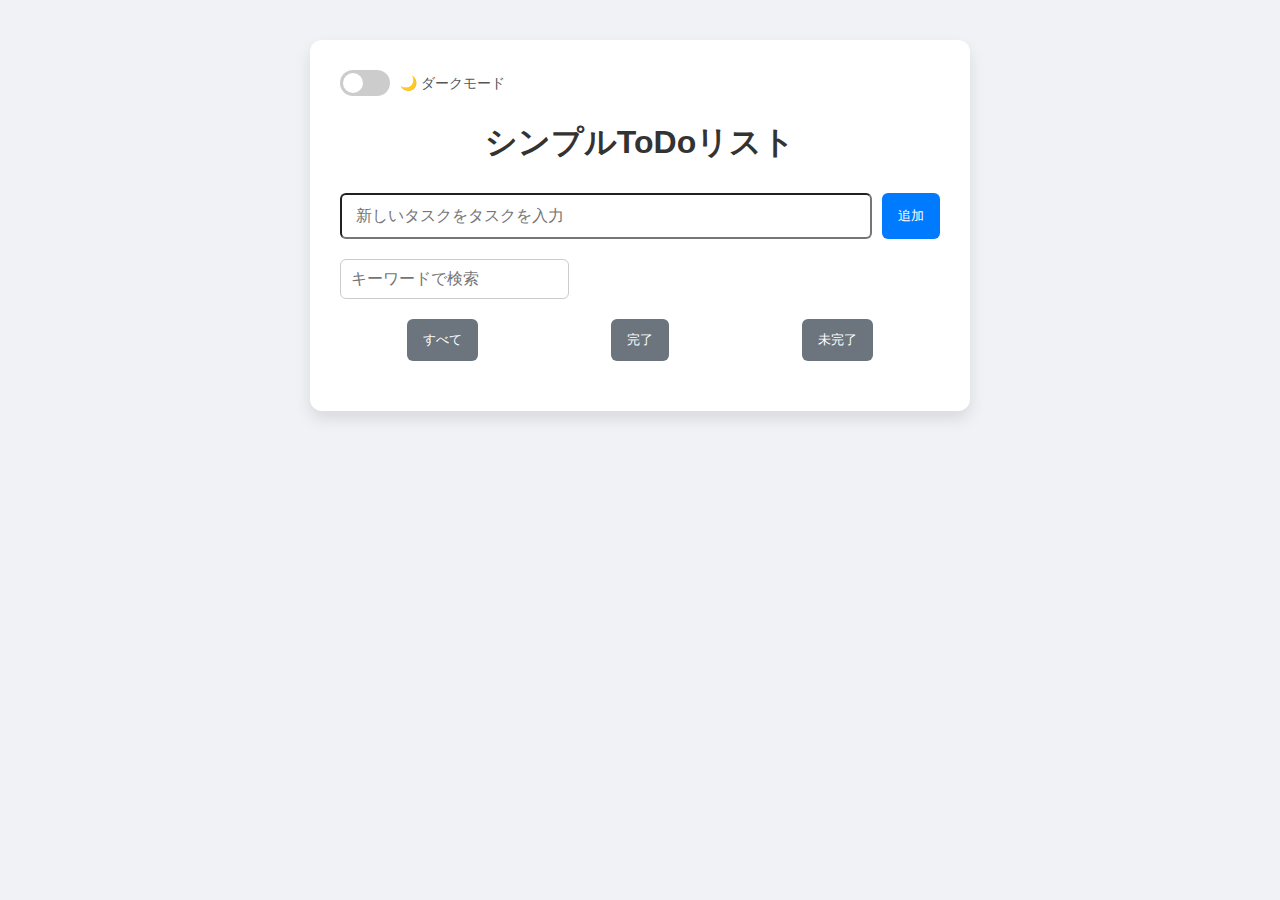
<file: index.html>
<!DOCTYPE html>
<html lang="ja">
<head>
    <meta charset="UTF-8">
    <meta name="viewport" content="width=device-width, initial-scale=1.0">
    <title>todoリスト</title>
    <link rel="stylesheet" href="./style.css">
</head>
<body>
<div class="container">
    <div class="dark-mode-toggle">
        <label class = "switch">
            <input type="checkbox" id="toggle-dark">
            <span class="slider"></span>
        </label>
        <span class="toggle-label">🌙 ダークモード</span>
    </div>
    <h1>シンプルToDoリスト</h1>
    <form id="todo-form">
        <input type="text" id="todo-input" placeholder="新しいタスクをタスクを入力" required>
        <button type="submit">追加</button>
    </form>

    <input type="text" id="search-box" placeholder="キーワードで検索">

    <div class="filter-buttons">
        <button id="filter-all">すべて</button>
         <button id="filter-completed">完了</button>
        <button id="filter-active">未完了</button>

    </div>

<ul id="todo-list"></ul>
</div>
<script src="./script.js"></script>

</body>
</html>
</file>
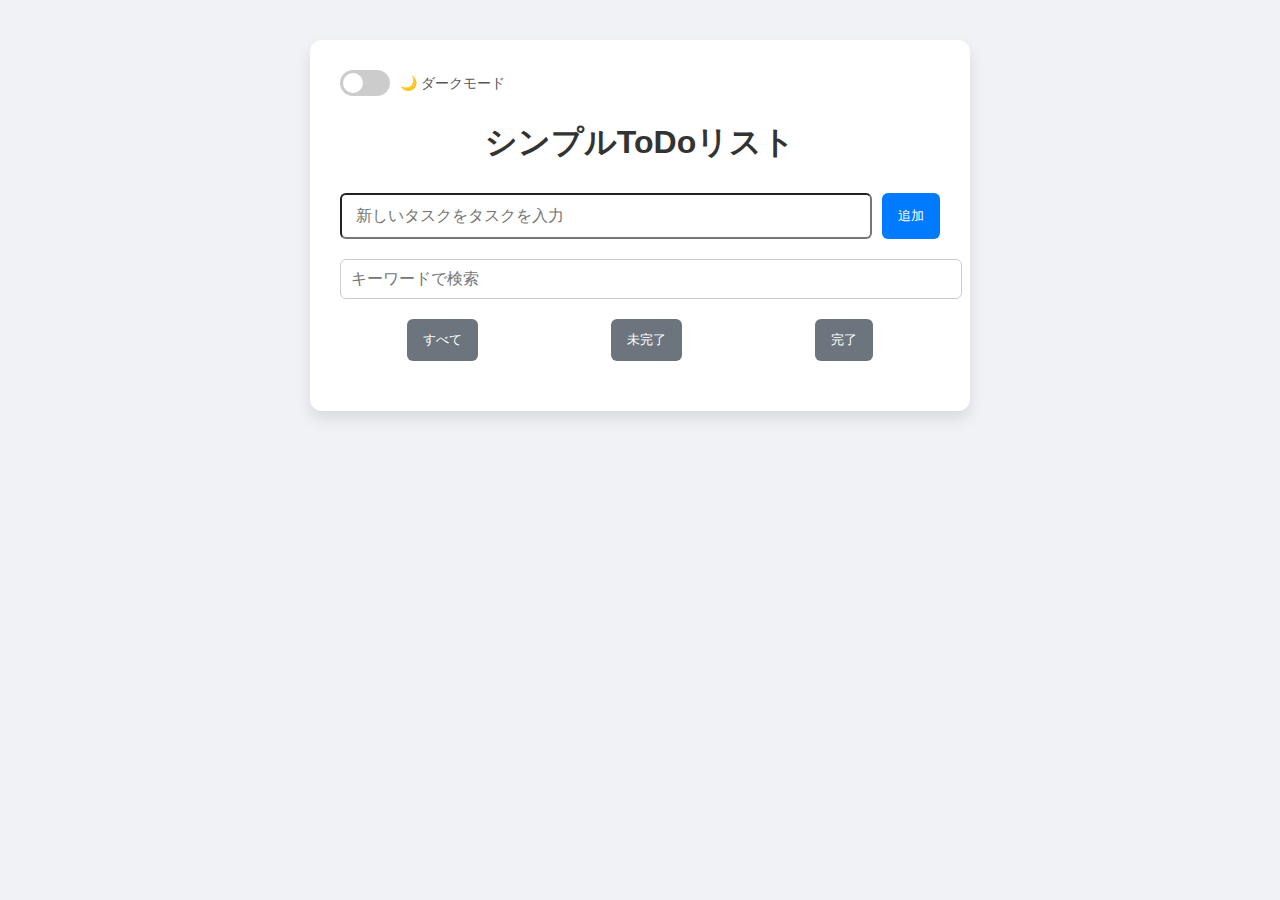
<file: todo.html>
<!DOCTYPE html>
<html lang="ja">
<head>
    <meta charset="UTF-8">
    <meta name="viewport" content="width=device-width, initial-scale=1.0">
    <title>todoリスト</title>
    <link rel="stylesheet" href="./todo.css">
</head>
<body>
    <!-- <button id="toggle-dark">🌙 ダークモード切替</button>
    <div class="dark-mode-toggle">
        <label class = "switch">
            <input type="checkbox" id="toggle-dark">
            <span class="slider"></span>
        </label>
        <span class="toggle-label">🌙 ダークモード</span> -->
    <!-- </div> -->
<div class="container">
    <div class="dark-mode-toggle">
        <label class = "switch">
            <input type="checkbox" id="toggle-dark">
            <span class="slider"></span>
        </label>
        <span class="toggle-label">🌙 ダークモード</span>
    </div>
    <h1>シンプルToDoリスト</h1>
    <form id="todo-form">
        <input type="text" id="todo-input" placeholder="新しいタスクをタスクを入力" required>
        <button type="submit">追加</button>
    </form>

    <input type="text" id="search-box" placeholder="キーワードで検索">

    <div class="filter-buttons">
        <button id="filter-all">すべて</button>
        <button id="filter-active">未完了</button>
        <button id="filter-completed">完了</button>
    </div>

<ul id="todo-list"></ul>
</div>
<script src="./todo.js"></script>

</body>
</html>
</file>
<file: style.css>
@charset "UTF-8";

body {
    font-family: 'Segoe UI', Tahoma, Geneva, Verdana, sans-serif;
    background-color: #f0f2f5;
    line-height: 1.6;
    margin: 0;
    padding: 0;
    display: flex;
    justify-content: center;

}

.container {
    max-width: 600px;
    width: 90%;
    margin-top: 40px;
    padding: 30px;
    background-color: #fff;
    border-radius: 12px;
    box-shadow: 0 8px 16px rgba(0, 0, 0, 0.1);
}
h1 {
    text-align: center;
    color: #333;
    margin-bottom: 24px;
}
#todo-form {
    display: flex;
    gap: 10px;
    margin-bottom: 20px;
}
#todo-input {
    flex-grow: 1;
    padding: 12px 14px;
    font-size: 16px;
    border-radius: 6px;
    transition: border-color 0.3s;
}
#todo-input:focus {
    outline: none;
    border-color: #007bff;
}
button {
    padding: 12px 16px;
    background-color: #007bff;
    color: white;
    border: none;
    border-radius: 6px;
    cursor: painter;

}
button:hover {
    background-color: #0056b3;
}
#search-box {

    padding: 10px;
    margin-bottom: 20px;
    font-size: 16px;
    border: 1px solid #ccc;
    border-radius: 6px;
}
.filter-buttons {
    display: flex;
    justify-content: space-around;
    margin-bottom: 20px;
}
.filter-buttons button {
    background-color: #6c757d;
}
.filter-buttons button:hover {
    background-color: #5a6268;
}
#todo-list {
    list-style-type: none;
    padding: 0;
}
#todo-list li {
    background-color: #f9f9f9;
    margin-bottom: 10px;
    padding: 12px 16px;
    border-radius: 8px;
    display: flex;
    justify-content: space-between;
    align-items: center;
    box-shadow: 0 2px 4px rgba(0, 0, 0, 0.05);
}
#todo-list li span {
    flex-grow: 1;
    cursor: pointer;
}
.completed span {
    text-decoration: line-through;
    color: #aaa;
}

.complete-btn {
    background-color: #28a745;

}

.delete-btn {
    margin-left: 8px;
    background-color: #f00505;
}
.complete-btn:hover,
.delete-btn:hover {
    background-color: #0b0e10;
}


/* //////////////////////
       ダークモード
////////////////////// */

body.dark-mode {
    background-color: #121212;
    color: #e0e0e0;
}

body.dark-mode .container {
    background-color: #1e1e1e;
    box-shadow: 0 8px 16px rgba(255,255,255,0.05);
}

body.dark-mode h1 {
    color: #f5f5f5;
}

body.dark-mode input,
body.dark-mode textarea,
body.dark-mode #todo-input,
body.dark-mode #search-box {
    background-color: #2a2a2a;
    color: #eee;
    border: 1px solid #444;
}

body.dark-mode button {
    background-color: #333;
    color: #fff;
}

body.dark-mode button:hover {
    background-color: #555;
}

body.dark-mode #todo-list li {
    background-color: #2b2b2b;
    color: #eee;
}

body.dark-mode .completed span {
    color: #777;
}

/* おしゃれなスイッチデザイン */

.dark-mode-toggle {
    display: flex;
    align-items: center;
    /* justify-content: flex-end; */
    margin-bottom: 20px;
    gap: 10px;
}

.toggle-label {
    font-size: 14px;
    color: #555;
}

.switch {
    position: relative;
    display: inline-block;
    width: 50px;
    height: 26px;
}

.switch input {
    opacity: 0;
    width: 0;
    height: 0;
}

.slider {
    position: absolute;
    cursor: pointer;
    top: 0;
    left: 0;
    right: 0;
    bottom: 0;
    background-color: #ccc;
    transition: 0.4s;
    border-radius: 26px;
}

.slider:before {
    position: absolute;
    content: "";
    height: 20px;
    width: 20px;
    left: 3px;
    bottom: 3px;
    background-color: white;
    transition: 0.4s;
    border-radius: 50%;
}

.switch input:checked + .slider {
    background-color: #007bff;
}

.switch input:checked + .slider:before {
    transform: translateX(24px);
}

/* ダークモード対応ラベル色調整 */
body.dark-mode .toggle-label {
    color: #ddd;
}
</file>
<file: todo.css>
@charset "UTF-8";

body {
    font-family: 'Segoe UI', Tahoma, Geneva, Verdana, sans-serif;
    background-color: #f0f2f5;
    line-height: 1.6;
    margin: 0;
    padding: 0;
    display: flex;
    justify-content: center;

}

.container {
    max-width: 600px;
    width: 90%;
    margin-top: 40px;
    padding: 30px;
    background-color: #fff;
    border-radius: 12px;
    box-shadow: 0 8px 16px rgba(0, 0, 0, 0.1);
}
h1 {
    text-align: center;
    color: #333;
    margin-bottom: 24px;
}
#todo-form {
    display: flex;
    gap: 10px;
    margin-bottom: 20px;
}
#todo-input {
    flex-grow: 1;
    padding: 12px 14px;
    font-size: 16px;
    border-radius: 6px;
    transition: border-color 0.3s;
}
#todo-input:focus {
    outline: none;
    border-color: #007bff;
}
button {
    padding: 12px 16px;
    background-color: #007bff;
    color: white;
    border: none;
    border-radius: 6px;
    cursor: painter;
    transition: backgrond-coor 0.3s;
}
button:hover {
    background-color: #0056b3;
}
#search-box {
    width: 100%;
    padding: 10px;
    margin-bottom: 20px;
    font-size: 16px;
    border: 1px solid #ccc;
    border-radius: 6px;
}
.filter-buttons {
    display: flex;
    justify-content: space-around;
    margin-bottom: 20px;
}
.filter-buttons button {
    background-color: #6c757d;
}
.filter-buttons button:hover {
    background-color: #5a6268;
}
#todo-list {
    list-style-type: none;
    padding: 0;
}
#todo-list li {
    background-color: #f9f9f9;
    margin-bottom: 10px;
    padding: 12px 16px;
    border-radius: 8px;
    display: flex;
    justify-content: space-between;
    align-items: center;
    box-shadow: 0 2px 4px rgba(0, 0, 0, 0.05);
}
#todo-list li span {
    flex-grow: 1;
    cursor: pointer;
}
.completed span {
    text-decoration: line-through;
    color: #aaa;
}

.complete-btn,
.delete-btn {
    margin-left: 8px;
    background-color: #343a40;
}
.complete-btn:hover,
.delete-btn:hover {
    background-color: #212529;
}


/* //////////////////////
       ダークモード
////////////////////// */

body.dark-mode {
    background-color: #121212;
    color: #e0e0e0;
}

body.dark-mode .container {
    background-color: #1e1e1e;
    box-shadow: 0 8px 16px rgba(255,255,255,0.05);
}

body.dark-mode h1 {
    color: #f5f5f5;
}

body.dark-mode input,
body.dark-mode textarea,
body.dark-mode #todo-input,
body.dark-mode #search-box {
    background-color: #2a2a2a;
    color: #eee;
    border: 1px solid #444;
}

body.dark-mode button {
    background-color: #333;
    color: #fff;
}

body.dark-mode button:hover {
    background-color: #555;
}

body.dark-mode #todo-list li {
    background-color: #2b2b2b;
    color: #eee;
}

body.dark-mode .completed span {
    color: #777;
}

/* おしゃれなスイッチデザイン */

.dark-mode-toggle {
    display: flex;
    align-items: center;
    /* justify-content: flex-end; */
    margin-bottom: 20px;
    gap: 10px;
}

.toggle-label {
    font-size: 14px;
    color: #555;
}

.switch {
    position: relative;
    display: inline-block;
    width: 50px;
    height: 26px;
}

.switch input {
    opacity: 0;
    width: 0;
    height: 0;
}

.slider {
    position: absolute;
    cursor: pointer;
    top: 0;
    left: 0;
    right: 0;
    bottom: 0;
    background-color: #ccc;
    transition: 0.4s;
    border-radius: 26px;
}

.slider:before {
    position: absolute;
    content: "";
    height: 20px;
    width: 20px;
    left: 3px;
    bottom: 3px;
    background-color: white;
    transition: 0.4s;
    border-radius: 50%;
}

.switch input:checked + .slider {
    background-color: #007bff;
}

.switch input:checked + .slider:before {
    transform: translateX(24px);
}

/* ダークモード対応ラベル色調整 */
body.dark-mode .toggle-label {
    color: #ddd;
}
</file>
